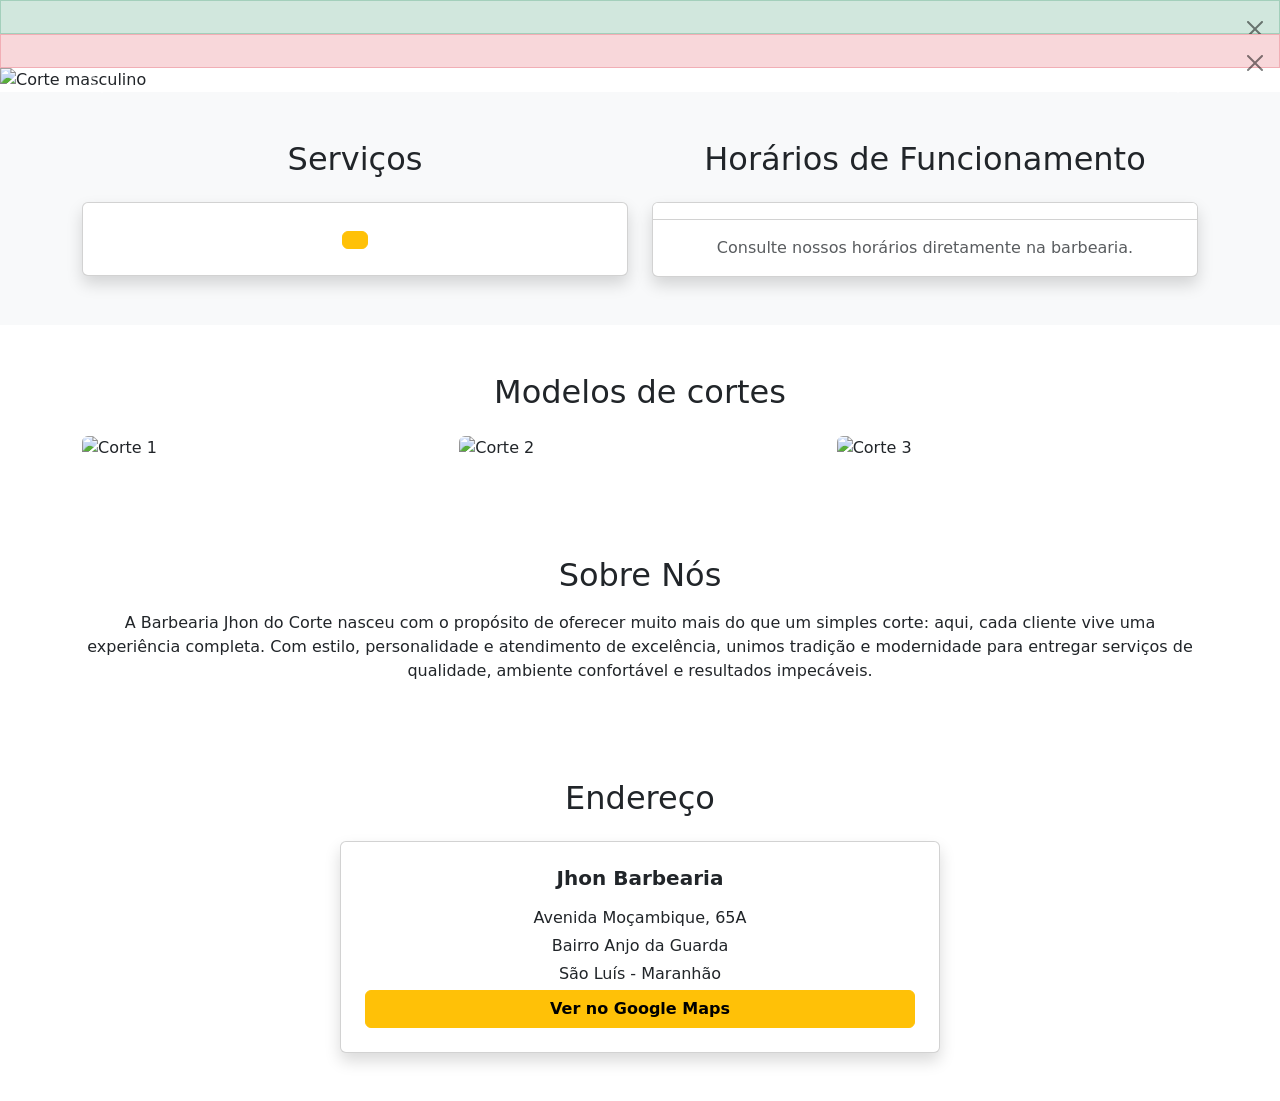
<file: src/main/resources/templates/index.html>
<!DOCTYPE html>
<html lang="pt-br" xmlns:th="http://www.thymeleaf.org">
<head>
    <link rel="icon" type="image/png" th:href="@{/image/logo-jhon-barbearia-2.png}">
    <meta charset="UTF-8">
    <meta name="viewport" content="width=device-width, initial-scale=1.0">
    <title>Jhon Barbearia</title>
    <link href="https://fonts.googleapis.com/css2?family=Poppins:wght@300;400;600;700&display=swap" rel="stylesheet">
    <link href="https://cdn.jsdelivr.net/npm/bootstrap@5.3.2/dist/css/bootstrap.min.css" rel="stylesheet">
    <link rel="stylesheet" th:href="@{/css/style.css}">
</head>
<body class="home-bg">

<div th:replace="~{fragments :: navbar}"></div>

<div th:if="${mensagemSucesso != null}" class="alert alert-success alert-dismissible fade show text-center fw-bold m-0" role="alert" style="border-radius: 0; z-index: 9999;">
    <span th:text="${mensagemSucesso}"></span>
    <button type="button" class="btn-close" data-bs-dismiss="alert" aria-label="Close"></button>
</div>
<div th:if="${erro != null}" class="alert alert-danger alert-dismissible fade show text-center fw-bold m-0" role="alert" style="border-radius: 0; z-index: 9999;">
    <span th:text="${erro}"></span>
    <button type="button" class="btn-close" data-bs-dismiss="alert" aria-label="Close"></button>
</div>

<header id="home">
    <div id="carouselExample" class="carousel slide" data-bs-ride="carousel">
        <div class="carousel-inner">
            <div class="carousel-item active">
                <img th:src="@{/image/corte-1.jpeg}" class="d-block w-100 hero-img" alt="Corte masculino">
            </div>
            <div class="carousel-item">
                <img th:src="@{/image/corte-3.jpeg}" class="d-block w-100 hero-img" alt="Modelo de corte">
            </div>
            <div class="carousel-item">
                <img th:src="@{/image/corte-4.jpeg}" class="d-block w-100 hero-img" alt="Corte finalizado">
            </div>
        </div>

        <div class="position-absolute bottom-0 start-50 translate-middle-x mb-4">
            <button class="btn btn-warning btn-lg px-4 fw-bold" data-bs-toggle="modal" data-bs-target="#modalAgendamento">
                Agendar Agora
            </button>
        </div>

        <button class="carousel-control-prev" type="button" data-bs-target="#carouselExample" data-bs-slide="prev" aria-label="Anterior">
            <span class="carousel-control-prev-icon"></span>
        </button>
        <button class="carousel-control-next" type="button" data-bs-target="#carouselExample" data-bs-slide="next" aria-label="Proximo">
            <span class="carousel-control-next-icon"></span>
        </button>
    </div>
</header>

<section id="servicos" class="py-5 bg-light">
    <div class="container">
        <div class="row g-4 justify-content-center">
            <div class="col-md-6">
                <h2 class="text-center mb-4">Serviços</h2>
                <div class="card p-4 shadow mx-auto service-card">
                    <div class="d-flex flex-column align-items-center gap-3">
                        <th:block th:each="servico : ${listaServicos}">
                            <button class="btn btn-warning w-100 py-2 fw-bold"
                                    th:text="${servico.nome} + ' - R$ ' + ${#numbers.formatDecimal(servico.preco, 1, 'POINT', 2, 'COMMA')}">
                            </button>
                        </th:block>
                    </div>
                </div>
            </div>

            <div id="horarios" class="col-md-6">
                <h2 class="text-center mb-4">Horários de Funcionamento</h2>
                <div class="card shadow horario-card">
                    <ul class="list-group list-group-flush" th:if="${!horariosFuncionamento.isEmpty()}">
                        <li class="list-group-item d-flex justify-content-between" th:each="entry : ${horariosFuncionamento}">
                            <span th:text="${entry.key}"></span>
                            <strong th:text="${entry.value}"></strong>
                        </li>
                    </ul>
                    <div class="card-body text-center" th:if="${horariosFuncionamento.isEmpty()}">
                        <p class="text-muted mb-0">Consulte nossos horários diretamente na barbearia.</p>
                    </div>
                </div>
            </div>
        </div>
    </div>
</section>

<section id="galeria" class="container py-5">
    <h2 class="text-center mb-4">Modelos de cortes</h2>
    <div class="row g-3">
        <div class="col-md-4"><img th:src="@{/image/corte-3.jpeg}" class="img-fluid rounded" alt="Corte 1"></div>
        <div class="col-md-4"><img th:src="@{/image/corte-4.jpeg}" class="img-fluid rounded" alt="Corte 2"></div>
        <div class="col-md-4"><img th:src="@{/image/corte-1.jpeg}" class="img-fluid rounded" alt="Corte 3"></div>
    </div>
</section>

<section id="sobre" class="container my-5">
    <h2 class="text-center mb-3">Sobre Nós</h2>
    <p class="text-center">A Barbearia Jhon do Corte nasceu com o propósito de oferecer muito mais do que um simples corte: aqui, cada cliente vive uma experiência completa. Com estilo, personalidade e atendimento de excelência, unimos tradição e modernidade para entregar serviços de qualidade, ambiente confortável e resultados impecáveis.</p>
</section>

<div class="modal fade" id="modalAgendamento" tabindex="-1">
    <div class="modal-dialog modal-lg">
        <div class="modal-content">
            <div class="modal-header">
                <h5 class="modal-title">Escolha seu Barbeiro</h5>
                <button class="btn-close" data-bs-dismiss="modal" aria-label="Fechar"></button>
            </div>
            <div class="modal-body">
                <div class="row g-4 justify-content-center">
                    <div class="col-md-5 text-center" th:each="barbeiro : ${listaBarbeiros}">
                        <img th:src="@{'/' + ${barbeiro.foto}}" width="140" height="140" class="rounded-circle mb-2" style="object-fit:cover" alt="Barbeiro">
                        <h5 class="fw-bold" th:text="${barbeiro.nome}">Nome do Barbeiro</h5>
                        <p class="text-muted" th:text="${barbeiro.especialidade}">Especialidade</p>
                        <a th:href="@{/agendamento(barbeiroId=${barbeiro.id})}" class="btn btn-warning w-100">
                            Agendar com <span th:text="${barbeiro.nome}"></span>
                        </a>
                    </div>
                </div>
            </div>
        </div>
    </div>
</div>

<section id="endereco" class="py-5">
    <div class="container">
        <h2 class="text-center mb-4">Endereço</h2>
        <div class="card p-4 shadow mx-auto text-center" style="max-width: 600px;">
            <h5 class="fw-bold mb-3">Jhon Barbearia</h5>
            <p class="mb-1">Avenida Moçambique, 65A</p>
            <p class="mb-1">Bairro Anjo da Guarda</p>
            <p class="mb-1">São Luís - Maranhão</p>
            <a href="https://maps.app.goo.gl/peshB2hqDgWtC8VdA" class="btn btn-warning fw-bold" target="_blank" rel="noopener">
                Ver no Google Maps
            </a>
        </div>
    </div>
</section>

<div th:replace="~{fragments :: footer}"></div>
<script src="https://cdn.jsdelivr.net/npm/bootstrap@5.3.2/dist/js/bootstrap.bundle.min.js"></script>
</body>
</html>
</file>
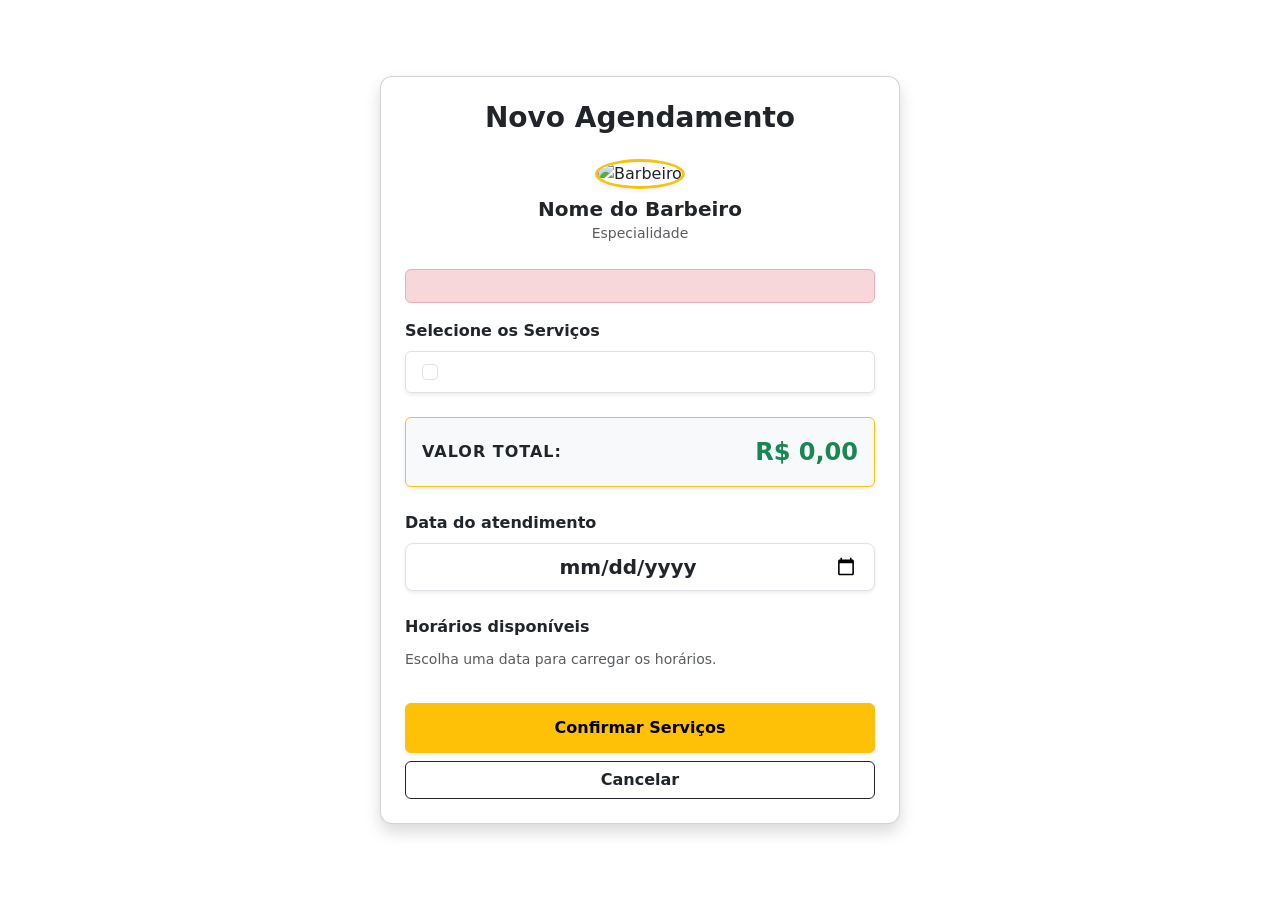
<file: src/main/resources/templates/agendamento.html>
<!DOCTYPE html>
<html lang="pt-br" xmlns:th="http://www.thymeleaf.org">
<head>
    <link rel="icon" type="image/png" th:href="@{/image/logo-jhon-barbearia-2.png}">
    <meta charset="UTF-8">
    <meta name="viewport" content="width=device-width, initial-scale=1.0">
    <title>Agendamento | Jhon Barbearia</title>
    <link href="https://cdn.jsdelivr.net/npm/bootstrap@5.3.2/dist/css/bootstrap.min.css" rel="stylesheet">
    <link rel="stylesheet" th:href="@{/css/style.css}">
</head>
<body class="agendamento-bg d-flex flex-column" style="min-height: 100vh;">

<div th:replace="~{fragments :: navbar}"></div>

<main class="flex-grow-1 d-flex justify-content-center align-items-center py-5">
    <div class="card shadow p-4" style="max-width: 520px; width: 100%; border-radius: 12px;">
        <h3 class="text-center fw-bold mb-4">Novo Agendamento</h3>

        <div class="text-center mb-4">
            <img th:src="@{'/' + ${barbeiro.foto}}" width="110" height="110" class="rounded-circle mb-2 shadow-sm" style="object-fit:cover; border: 3px solid #f1c40f;" alt="Barbeiro">
            <h5 class="fw-bold m-0" th:text="${barbeiro.nome}">Nome do Barbeiro</h5>
            <small class="text-muted" th:text="${barbeiro.especialidade}">Especialidade</small>
        </div>

        <div th:if="${mensagemErro != null}" class="alert alert-danger text-center fw-bold" role="alert">
            <span th:text="${mensagemErro}"></span>
        </div>

        <form th:action="@{/agendamento/salvar}" method="post" id="formAgendamento">
            <input type="hidden" th:name="${_csrf.parameterName}" th:value="${_csrf.token}">
            <input type="hidden" name="barbeiroId" id="barbeiroId" th:value="${barbeiro.id}">
            <input type="hidden" name="hora" id="horaSelecionada">

            <div class="mb-4">
                <label class="form-label fw-bold">Selecione os Serviços</label>
                <div class="list-group shadow-sm">
                    <label class="list-group-item d-flex justify-content-between align-items-center" th:each="servico : ${listaServicos}" style="cursor: pointer;">
                        <div>
                            <input class="form-check-input me-2 servico-checkbox" type="checkbox" name="servicosIds"
                                   th:value="${servico.id}" th:data-preco="${servico.preco}">
                            <span class="fw-semibold" th:text="${servico.nome}"></span>
                        </div>
                        <span class="badge bg-dark rounded-pill" th:text="'R$ ' + ${#numbers.formatDecimal(servico.preco, 1, 'POINT', 2, 'COMMA')}"></span>
                    </label>
                </div>
            </div>

            <div class="d-flex justify-content-between align-items-center mb-4 p-3 bg-light rounded shadow-sm border border-warning">
                <span class="fw-bold text-uppercase" style="letter-spacing: 1px;">Valor Total:</span>
                <span class="fw-bold fs-4 text-success" id="valorTotalTexto">R$ 0,00</span>
            </div>

            <div class="mb-4">
                <label class="form-label fw-bold">Data do atendimento</label>
                <input type="date" name="data" id="dataAgendamento" class="form-control form-control-lg text-center fw-bold shadow-sm" required>
            </div>

            <div class="mb-4">
                <label class="form-label fw-bold">Horários disponíveis</label>
                <div id="horariosDisponiveis" class="horarios-grid">
                    <span class="text-muted small">Escolha uma data para carregar os horários.</span>
                </div>
            </div>

            <button type="submit" class="btn btn-warning w-100 fw-bold mt-2 shadow-sm" style="height: 50px;">Confirmar Serviços</button>
            <a href="/" class="btn btn-outline-dark w-100 mt-2 fw-bold">Cancelar</a>
        </form>
    </div>
</main>

<div th:replace="~{fragments :: footer}"></div>
<script src="https://cdn.jsdelivr.net/npm/bootstrap@5.3.2/dist/js/bootstrap.bundle.min.js"></script>
<script>
    document.addEventListener('DOMContentLoaded', function() {
        const checkboxes = document.querySelectorAll('.servico-checkbox');
        const valorTotalTexto = document.getElementById('valorTotalTexto');
        const form = document.getElementById('formAgendamento');
        const dataInput = document.getElementById('dataAgendamento');
        const barbeiroId = document.getElementById('barbeiroId').value;
        const horariosDiv = document.getElementById('horariosDisponiveis');
        const horaSelecionada = document.getElementById('horaSelecionada');

        function calcularTotal() {
            let total = 0;
            let marcados = 0;
            checkboxes.forEach(box => {
                if (box.checked) {
                    total += parseFloat(box.getAttribute('data-preco'));
                    marcados++;
                }
            });

            valorTotalTexto.innerText = 'R$ ' + total.toLocaleString('pt-BR', {minimumFractionDigits: 2, maximumFractionDigits: 2});
            return marcados;
        }

        function selecionarHorario(botao, horario) {
            document.querySelectorAll('.horario-btn').forEach(btn => btn.classList.remove('active'));
            botao.classList.add('active');
            horaSelecionada.value = horario;
        }

        async function carregarHorarios() {
            horaSelecionada.value = '';
            horariosDiv.innerHTML = '<span class="text-muted small">Carregando horários...</span>';

            const resposta = await fetch(`/api/agendamentos/horarios-disponiveis?barbeiroId=${barbeiroId}&data=${dataInput.value}`);
            const horarios = await resposta.json();
            horariosDiv.innerHTML = '';

            if (horarios.length === 0) {
                horariosDiv.innerHTML = '<span class="text-danger small fw-bold">Nenhum horário disponível para esta data.</span>';
                return;
            }

            horarios.forEach(horario => {
                const botao = document.createElement('button');
                botao.type = 'button';
                botao.className = 'btn btn-outline-dark horario-btn';
                botao.textContent = horario;
                botao.addEventListener('click', () => selecionarHorario(botao, horario));
                horariosDiv.appendChild(botao);
            });
        }

        checkboxes.forEach(box => box.addEventListener('change', calcularTotal));
        dataInput.addEventListener('change', carregarHorarios);

        // Validacao final do front; a regra principal continua no Java.
        form.addEventListener('submit', function(e) {
            if (calcularTotal() === 0) {
                e.preventDefault();
                alert('Por favor, selecione pelo menos um serviço antes de confirmar.');
                return;
            }
            if (!horaSelecionada.value) {
                e.preventDefault();
                alert('Escolha um horário disponível antes de confirmar.');
            }
        });
    });
</script>
</body>
</html>
</file>
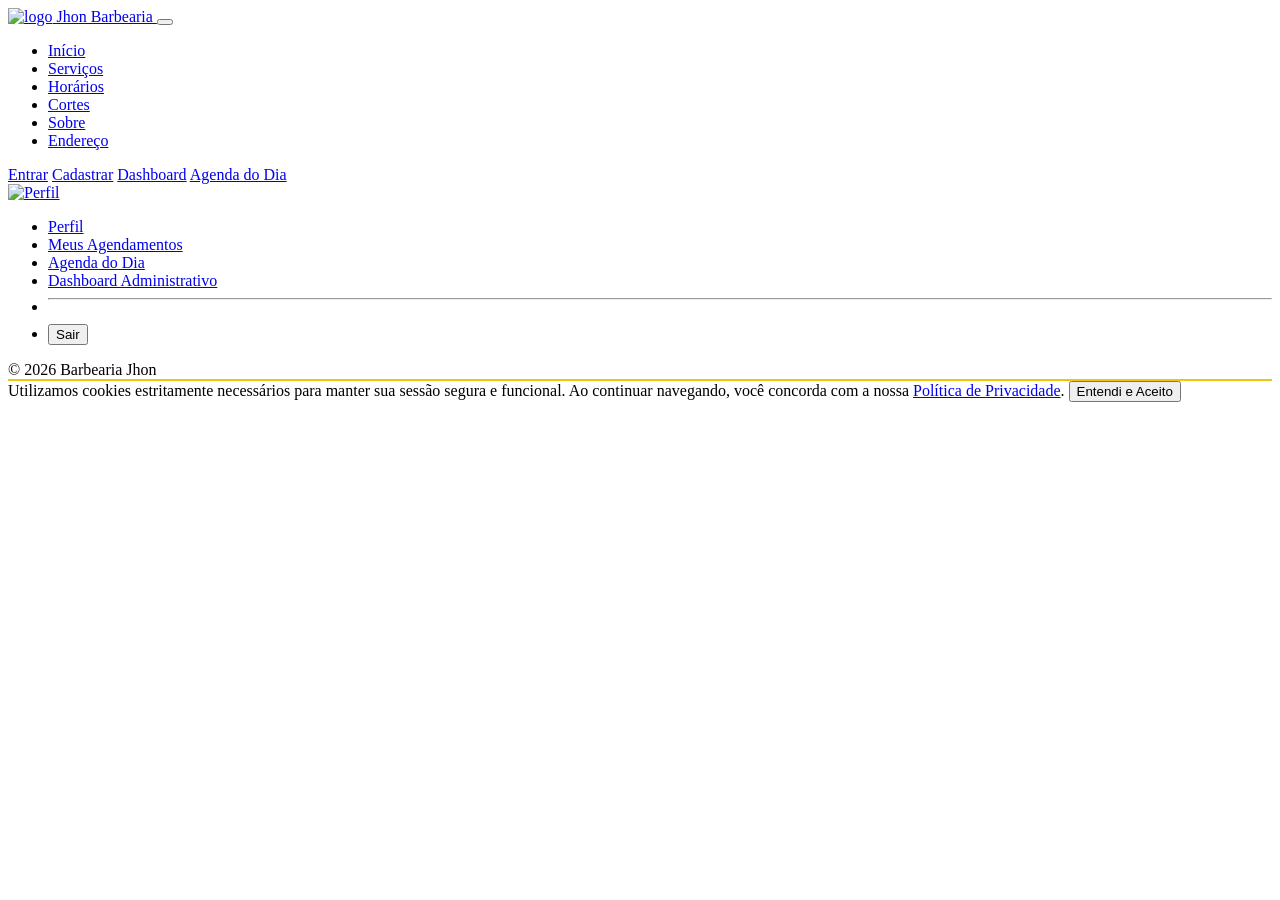
<file: src/main/resources/templates/fragments.html>
<!DOCTYPE html>
<html lang="pt-br" xmlns:th="http://www.thymeleaf.org">
<body>

<nav th:fragment="navbar" class="navbar navbar-expand-lg navbar-dark bg-dark fixed-top shadow">
    <div class="container">
        <a class="navbar-brand fw-bold d-flex align-items-center" href="/">
            <img th:src="@{/image/logo-jhon-barbearia-2.png}" alt="logo">
            Jhon Barbearia
        </a>

        <button class="navbar-toggler" type="button" data-bs-toggle="collapse" data-bs-target="#navbarMenu" aria-label="Abrir menu">
            <span class="navbar-toggler-icon"></span>
        </button>

        <div class="collapse navbar-collapse" id="navbarMenu">
            <ul class="navbar-nav me-auto mb-2 mb-lg-0">
                <li class="nav-item"><a class="nav-link" href="/#home">Início</a></li>
                <li class="nav-item"><a class="nav-link" href="/#servicos">Serviços</a></li>
                <li class="nav-item"><a class="nav-link" href="/#horarios">Horários</a></li>
                <li class="nav-item"><a class="nav-link" href="/#galeria">Cortes</a></li>
                <li class="nav-item"><a class="nav-link" href="/#sobre">Sobre</a></li>
                <li class="nav-item"><a class="nav-link" href="/#endereco">Endereço</a></li>
            </ul>

            <div class="d-flex align-items-center gap-2">
                <th:block th:if="${session.usuarioLogado == null}">
                    <a href="/login" class="btn btn-outline-warning fw-bold">Entrar</a>
                    <a href="/cadastro" class="btn btn-warning fw-bold">Cadastrar</a>
                </th:block>

                <th:block th:if="${session.usuarioLogado != null}">
                    <a th:if="${session.usuarioLogado.admin}" href="/admin" class="btn btn-warning fw-bold">Dashboard</a>
                    <a th:if="${session.usuarioLogado.equipe and !session.usuarioLogado.admin}" href="/gestao/agenda" class="btn btn-outline-warning fw-bold">Agenda do Dia</a>
                    <span class="text-white fw-bold" th:text="'Olá, ' + ${#strings.arraySplit(session.usuarioLogado.nome, ' ')[0]} + '!'"></span>
                    <div class="dropdown">
                        <a class="nav-link dropdown-toggle d-flex align-items-center" href="#" id="userMenu" data-bs-toggle="dropdown">
                            <img th:src="@{/image/logo-jhon-barbearia-2.png}" alt="Perfil" width="40" height="40" class="rounded-circle border border-warning bg-light" style="object-fit: cover;">
                        </a>
                        <ul class="dropdown-menu dropdown-menu-end">
                            <li><a class="dropdown-item" href="/perfil">Perfil</a></li>
                            <li><a class="dropdown-item" href="/meus-agendamentos">Meus Agendamentos</a></li>
                            <li th:if="${session.usuarioLogado.equipe}"><a class="dropdown-item" href="/gestao/agenda">Agenda do Dia</a></li>
                            <li th:if="${session.usuarioLogado.admin}"><a class="dropdown-item" href="/admin">Dashboard Administrativo</a></li>
                            <li><hr class="dropdown-divider"></li>
                            <li>
                                <form th:action="@{/sair}" method="post" class="px-3">
                                    <input type="hidden" th:name="${_csrf.parameterName}" th:value="${_csrf.token}">
                                    <button type="submit" class="dropdown-item text-danger fw-bold p-0">Sair</button>
                                </form>
                            </li>
                        </ul>
                    </div>
                </th:block>
            </div>
        </div>
    </div>
</nav>

<footer th:fragment="footer" class="text-center p-3 bg-dark text-light mt-auto position-relative">
    © 2026 Barbearia Jhon
    
    <!-- Cookie Banner -->
    <div id="cookieBanner" class="position-fixed bottom-0 start-0 w-100 bg-dark text-white p-3 text-center d-none" style="z-index: 1050; border-top: 2px solid #f1c40f;">
        <div class="container d-flex flex-column flex-md-row align-items-center justify-content-center gap-3">
            <span class="small">Utilizamos cookies estritamente necessários para manter sua sessão segura e funcional. Ao continuar navegando, você concorda com a nossa <a href="/privacidade" class="text-warning text-decoration-none fw-bold">Política de Privacidade</a>.</span>
            <button id="btnAceitarCookies" class="btn btn-warning btn-sm fw-bold px-4">Entendi e Aceito</button>
        </div>
    </div>
    
    <script>
        document.addEventListener("DOMContentLoaded", function() {
            if (!localStorage.getItem('cookiesAceitos')) {
                document.getElementById('cookieBanner').classList.remove('d-none');
            }
            const btnCookies = document.getElementById('btnAceitarCookies');
            if (btnCookies) {
                btnCookies.addEventListener('click', function() {
                    localStorage.setItem('cookiesAceitos', 'true');
                    document.getElementById('cookieBanner').classList.add('d-none');
                });
            }
        });
    </script>
</footer>

</body>
</html>
</file>
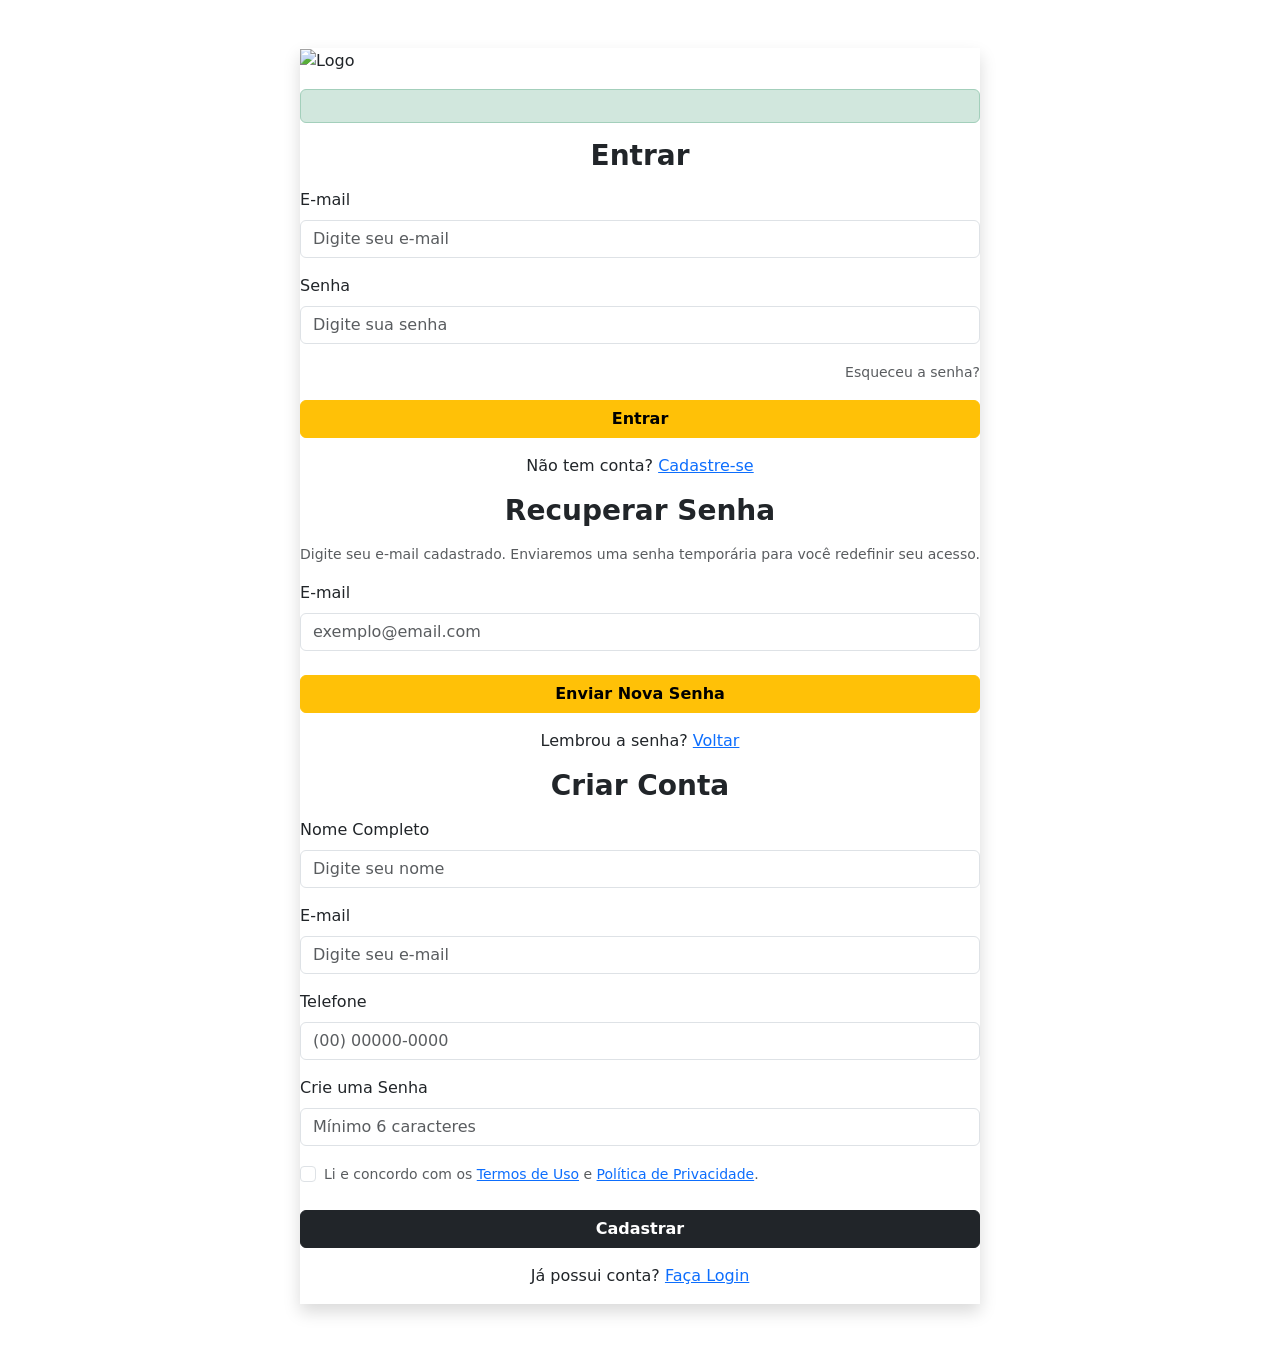
<file: src/main/resources/templates/login.html>
<!DOCTYPE html>
<html lang="pt-br" xmlns:th="http://www.thymeleaf.org">
<head>
    <link rel="icon" type="image/png" th:href="@{/image/logo-jhon-barbearia-2.png}">
    <meta charset="UTF-8">
    <meta name="viewport" content="width=device-width, initial-scale=1.0">
    <title>Acesso | Barbearia Jhon do Corte</title>
    <link href="https://cdn.jsdelivr.net/npm/bootstrap@5.3.2/dist/css/bootstrap.min.css" rel="stylesheet">
    <link rel="stylesheet" th:href="@{/css/style.css}">
</head>
<body id="pagina-login" class="login-bg d-flex flex-column" style="min-height: 100vh;" th:data-abrir-cadastro="${abrirAbaCadastro != null}">

<div th:replace="~{fragments :: navbar}"></div>

<div class="flex-grow-1 d-flex justify-content-center align-items-center py-5">
    <div class="login-card shadow">
        <img th:src="@{/image/logo-jhon-barbearia-2.png}" class="logo-login" alt="Logo">

        <p th:if="${erro != null}" th:text="${erro}" class="text-danger text-center fw-bold"></p>
        <p th:if="${sucesso != null}" th:text="${sucesso}" class="text-center fw-bold alert alert-success alert-dismissible fade show"></p>

        <div id="section-login" class="form-section active">
            <h3 class="text-center fw-bold mb-3">Entrar</h3>
            <form th:action="@{/login}" method="post">
                <input type="hidden" th:name="${_csrf.parameterName}" th:value="${_csrf.token}">
                <div class="mb-3">
                    <label class="form-label">E-mail</label>
                    <input type="email" name="email" class="form-control" placeholder="Digite seu e-mail" required>
                </div>
                <div class="mb-3">
                    <label class="form-label">Senha</label>
                    <input type="password" name="senha" class="form-control" placeholder="Digite sua senha" required>
                </div>
                <div class="text-end mb-2">
                    <a href="#" onclick="alternarTelas('recuperar')" class="text-muted text-decoration-none"><small>Esqueceu a senha?</small></a>
                </div>
                <button type="submit" class="btn btn-warning w-100 fw-bold mt-2">Entrar</button>
                <p class="text-center mt-3">Não tem conta? <a href="#" onclick="alternarTelas('cadastro')">Cadastre-se</a></p>
            </form>
        </div>

        <div id="section-recuperar" class="form-section">
            <h3 class="text-center fw-bold mb-3">Recuperar Senha</h3>
            <p class="text-center text-muted small">Digite seu e-mail cadastrado. Enviaremos uma senha temporária para você redefinir seu acesso.</p>
            <form th:action="@{/recuperar-senha}" method="post">
                <input type="hidden" th:name="${_csrf.parameterName}" th:value="${_csrf.token}">
                <div class="mb-3">
                    <label class="form-label">E-mail</label>
                    <input type="email" name="email" class="form-control" placeholder="exemplo@email.com" required>
                </div>
                <button type="submit" class="btn btn-warning w-100 fw-bold mt-2">Enviar Nova Senha</button>
                <p class="text-center mt-3">Lembrou a senha? <a href="#" onclick="alternarTelas('login')">Voltar</a></p>
            </form>
        </div>

        <div id="section-cadastro" class="form-section">
            <h3 class="text-center fw-bold mb-3">Criar Conta</h3>
            <form th:action="@{/cadastro}" method="post">
                <input type="hidden" th:name="${_csrf.parameterName}" th:value="${_csrf.token}">
                <div class="mb-3">
                    <label class="form-label">Nome Completo</label>
                    <input type="text" name="nome" class="form-control" placeholder="Digite seu nome" required>
                </div>
                <div class="mb-3">
                    <label class="form-label">E-mail</label>
                    <input type="email" name="email" class="form-control" placeholder="Digite seu e-mail" required>
                </div>
                <div class="mb-3">
                    <label class="form-label">Telefone</label>
                    <input type="text" name="telefone" class="form-control" placeholder="(00) 00000-0000">
                </div>
                <div class="mb-3">
                    <label class="form-label">Crie uma Senha</label>
                    <input type="password" name="senha" class="form-control" placeholder="Mínimo 6 caracteres" required minlength="6">
                </div>
                <div class="mb-3 form-check">
                    <input type="checkbox" class="form-check-input" id="termos" required>
                    <label class="form-check-label text-muted small" for="termos">
                        Li e concordo com os <a href="/termos" target="_blank">Termos de Uso</a> e <a href="/privacidade" target="_blank">Política de Privacidade</a>.
                    </label>
                </div>
                <button type="submit" class="btn btn-dark w-100 fw-bold mt-2">Cadastrar</button>
                <p class="text-center mt-3">Já possui conta? <a href="#" onclick="alternarTelas('login')">Faça Login</a></p>
            </form>
        </div>
    </div>
</div>

<div th:replace="~{fragments :: footer}"></div>
<script src="https://cdn.jsdelivr.net/npm/bootstrap@5.3.2/dist/js/bootstrap.bundle.min.js"></script>
<script th:src="@{/js/script.js}"></script>
</body>
</html>
</file>
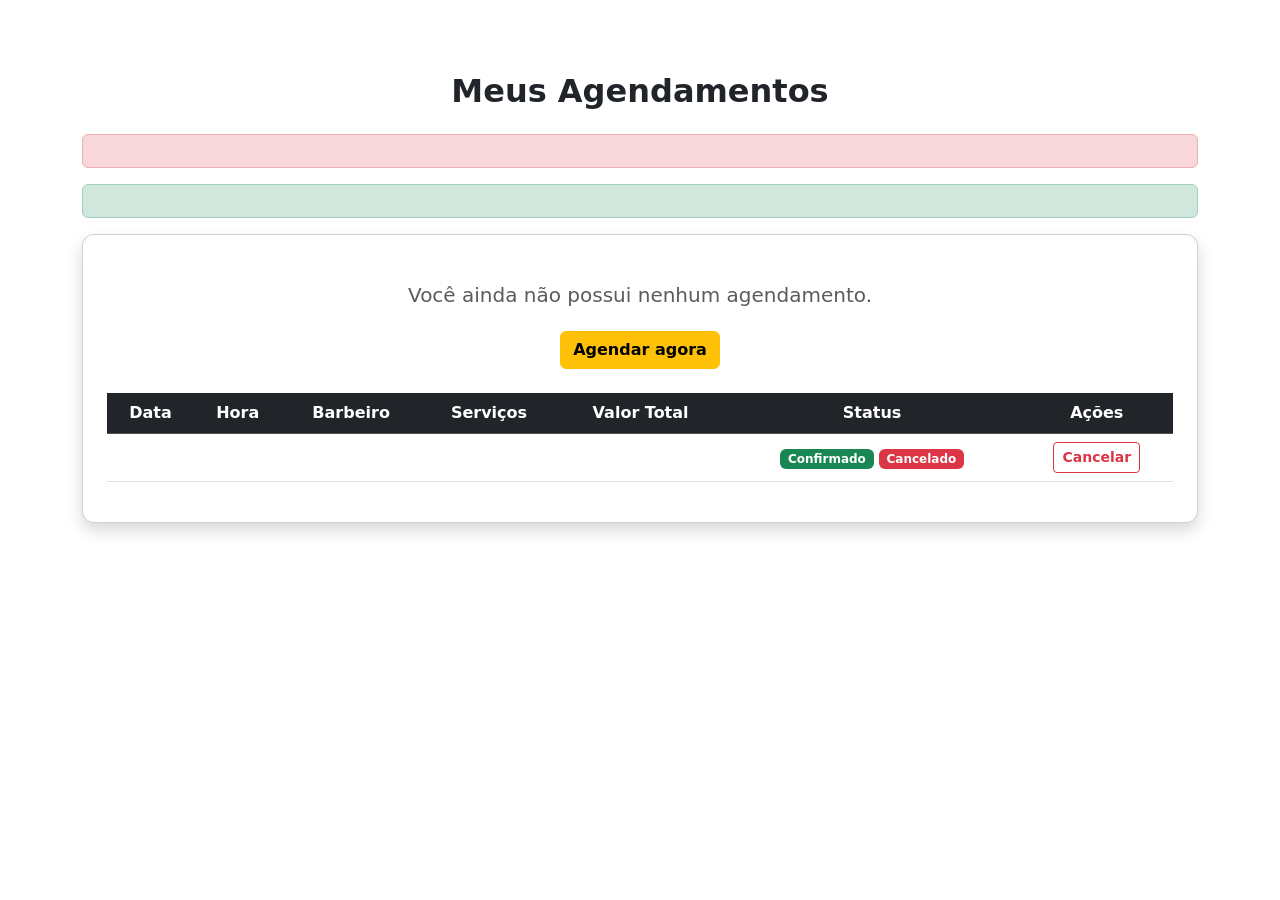
<file: src/main/resources/templates/meus-agendamentos.html>
<!DOCTYPE html>
<html lang="pt-br" xmlns:th="http://www.thymeleaf.org">
<head>
    <link rel="icon" type="image/png" th:href="@{/image/logo-jhon-barbearia-2.png}">
    <meta charset="UTF-8">
    <meta name="viewport" content="width=device-width, initial-scale=1.0">
    <title>Meus Agendamentos | Jhon Barbearia</title>
    <link href="https://cdn.jsdelivr.net/npm/bootstrap@5.3.2/dist/css/bootstrap.min.css" rel="stylesheet">
    <link rel="stylesheet" th:href="@{/css/style.css}">
</head>
<body class="agendamento-bg d-flex flex-column" style="min-height: 100vh;">

<div th:replace="~{fragments :: navbar}"></div>

<main class="flex-grow-1 container py-5 mt-4">
    <h2 class="text-center fw-bold mb-4">Meus Agendamentos</h2>

    <p th:if="${erro != null}" th:text="${erro}" class="alert alert-danger text-center fw-bold"></p>
    <p th:if="${sucesso != null}" th:text="${sucesso}" class="alert alert-success text-center fw-bold"></p>

    <div class="card shadow p-4" style="border-radius: 12px; position: relative; z-index: 1;">
        <div th:if="${#lists.isEmpty(meusAgendamentos)}" class="text-center py-4">
            <h5 class="text-muted">Você ainda não possui nenhum agendamento.</h5>
            <a href="/#home" class="btn btn-warning mt-3 fw-bold">Agendar agora</a>
        </div>

        <div th:if="${!#lists.isEmpty(meusAgendamentos)}" class="table-responsive">
            <table class="table table-hover align-middle text-center">
                <thead class="table-dark">
                <tr>
                    <th>Data</th>
                    <th>Hora</th>
                    <th>Barbeiro</th>
                    <th>Serviços</th>
                    <th>Valor Total</th>
                    <th>Status</th>
                    <th>Ações</th>
                </tr>
                </thead>
                <tbody>
                <tr th:each="agendamento : ${meusAgendamentos}">
                    <td class="fw-bold text-secondary" th:text="${#temporals.format(agendamento.dataHora, 'dd/MM/yyyy')}"></td>
                    <td class="fw-bold" th:text="${#temporals.format(agendamento.dataHora, 'HH:mm')}"></td>
                    <td th:text="${agendamento.barbeiro.nome}"></td>
                    <td>
                        <span th:each="servico : ${agendamento.servicos}" class="badge bg-light text-dark border me-1" th:text="${servico.nome}"></span>
                    </td>
                    <td class="fw-bold text-success" th:text="'R$ ' + ${#numbers.formatDecimal(agendamento.valorTotal, 1, 'POINT', 2, 'COMMA')}"></td>
                    <td>
                        <span class="badge bg-success" th:if="${agendamento.status == 'Agendado'}">Confirmado</span>
                        <span class="badge bg-danger" th:if="${agendamento.status == 'Cancelado'}">Cancelado</span>
                    </td>
                    <td>
                        <form th:if="${agendamento.status == 'Agendado'}" th:action="@{/meus-agendamentos/cancelar}" method="post">
                            <input type="hidden" th:name="${_csrf.parameterName}" th:value="${_csrf.token}">
                            <input type="hidden" name="agendamentoId" th:value="${agendamento.id}">
                            <button class="btn btn-sm btn-outline-danger fw-bold" type="submit">Cancelar</button>
                        </form>
                    </td>
                </tr>
                </tbody>
            </table>
        </div>
    </div>
</main>

<div th:replace="~{fragments :: footer}"></div>
<script src="https://cdn.jsdelivr.net/npm/bootstrap@5.3.2/dist/js/bootstrap.bundle.min.js"></script>
</body>
</html>
</file>
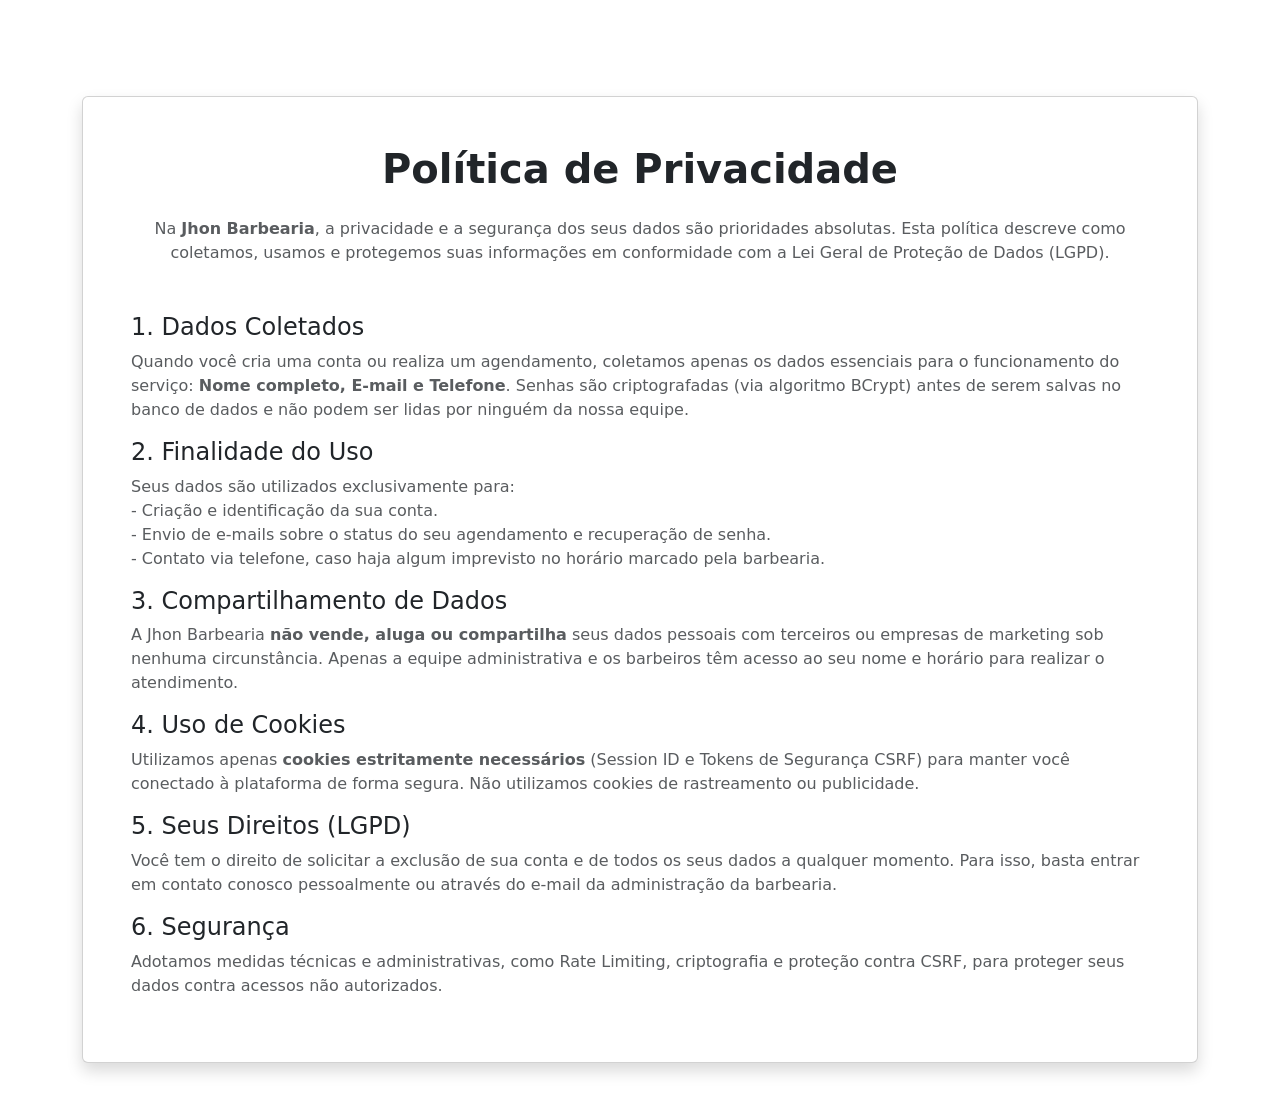
<file: src/main/resources/templates/privacidade.html>
<!DOCTYPE html>
<html lang="pt-br" xmlns:th="http://www.thymeleaf.org">
<head>
    <link rel="icon" type="image/png" th:href="@{/image/logo-jhon-barbearia-2.png}">
    <meta charset="UTF-8">
    <meta name="viewport" content="width=device-width, initial-scale=1.0">
    <title>Política de Privacidade | Jhon Barbearia</title>
    <link href="https://cdn.jsdelivr.net/npm/bootstrap@5.3.2/dist/css/bootstrap.min.css" rel="stylesheet">
    <link rel="stylesheet" th:href="@{/css/style.css}">
</head>
<body class="d-flex flex-column" style="min-height: 100vh;">

<div th:replace="~{fragments :: navbar}"></div>

<main class="container py-5 mt-5 flex-grow-1">
    <div class="card shadow p-4 p-md-5">
        <h1 class="fw-bold mb-4 text-center">Política de Privacidade</h1>
        
        <p class="text-muted text-center mb-5">Na <strong>Jhon Barbearia</strong>, a privacidade e a segurança dos seus dados são prioridades absolutas. Esta política descreve como coletamos, usamos e protegemos suas informações em conformidade com a Lei Geral de Proteção de Dados (LGPD).</p>

        <h4>1. Dados Coletados</h4>
        <p class="text-muted">Quando você cria uma conta ou realiza um agendamento, coletamos apenas os dados essenciais para o funcionamento do serviço: <strong>Nome completo, E-mail e Telefone</strong>. Senhas são criptografadas (via algoritmo BCrypt) antes de serem salvas no banco de dados e não podem ser lidas por ninguém da nossa equipe.</p>

        <h4>2. Finalidade do Uso</h4>
        <p class="text-muted">Seus dados são utilizados exclusivamente para:<br>
        - Criação e identificação da sua conta.<br>
        - Envio de e-mails sobre o status do seu agendamento e recuperação de senha.<br>
        - Contato via telefone, caso haja algum imprevisto no horário marcado pela barbearia.</p>

        <h4>3. Compartilhamento de Dados</h4>
        <p class="text-muted">A Jhon Barbearia <strong>não vende, aluga ou compartilha</strong> seus dados pessoais com terceiros ou empresas de marketing sob nenhuma circunstância. Apenas a equipe administrativa e os barbeiros têm acesso ao seu nome e horário para realizar o atendimento.</p>

        <h4>4. Uso de Cookies</h4>
        <p class="text-muted">Utilizamos apenas <strong>cookies estritamente necessários</strong> (Session ID e Tokens de Segurança CSRF) para manter você conectado à plataforma de forma segura. Não utilizamos cookies de rastreamento ou publicidade.</p>

        <h4>5. Seus Direitos (LGPD)</h4>
        <p class="text-muted">Você tem o direito de solicitar a exclusão de sua conta e de todos os seus dados a qualquer momento. Para isso, basta entrar em contato conosco pessoalmente ou através do e-mail da administração da barbearia.</p>

        <h4>6. Segurança</h4>
        <p class="text-muted">Adotamos medidas técnicas e administrativas, como Rate Limiting, criptografia e proteção contra CSRF, para proteger seus dados contra acessos não autorizados.</p>
    </div>
</main>

<div th:replace="~{fragments :: footer}"></div>
<script src="https://cdn.jsdelivr.net/npm/bootstrap@5.3.2/dist/js/bootstrap.bundle.min.js"></script>
</body>
</html>
</file>
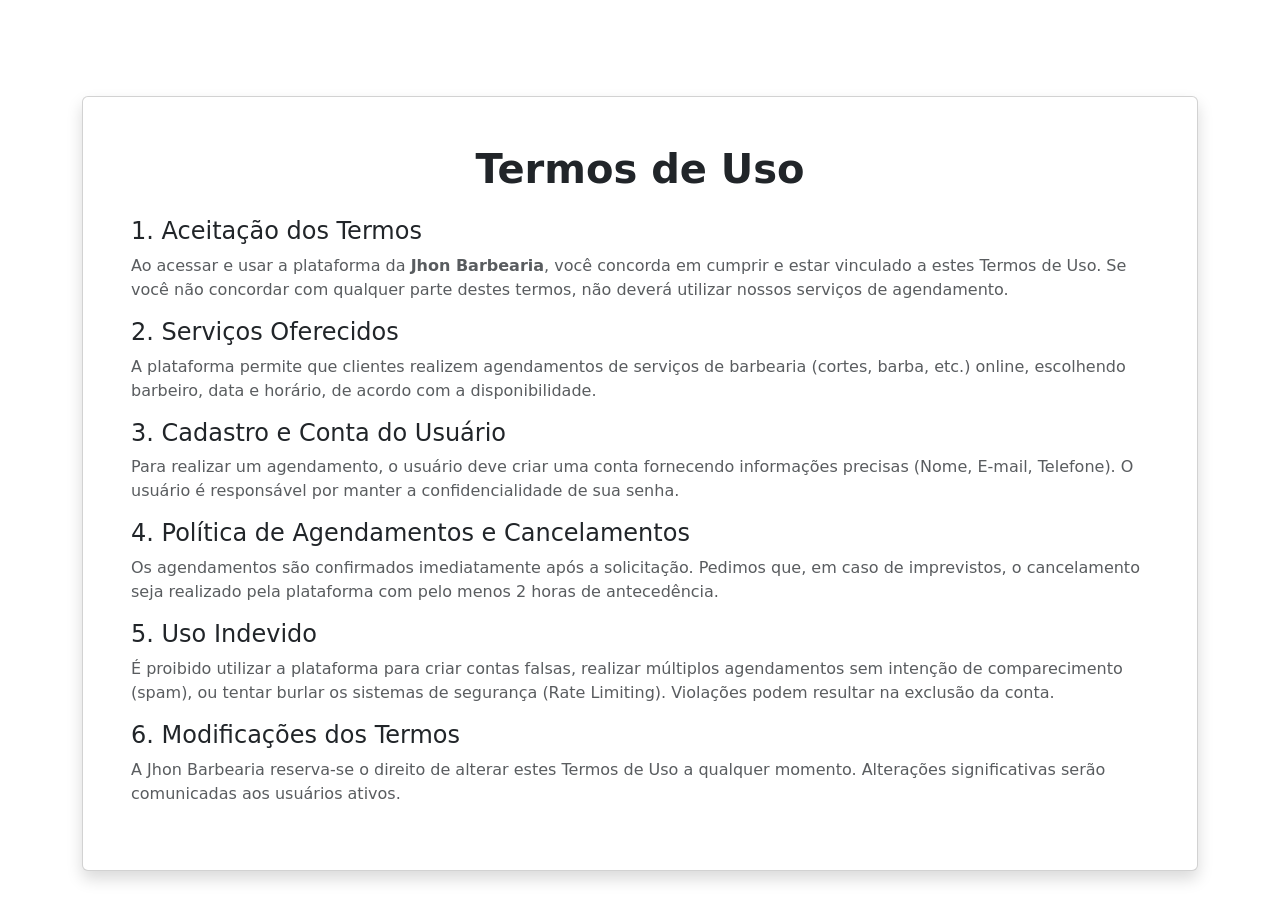
<file: src/main/resources/templates/termos.html>
<!DOCTYPE html>
<html lang="pt-br" xmlns:th="http://www.thymeleaf.org">
<head>
    <link rel="icon" type="image/png" th:href="@{/image/logo-jhon-barbearia-2.png}">
    <meta charset="UTF-8">
    <meta name="viewport" content="width=device-width, initial-scale=1.0">
    <title>Termos de Uso | Jhon Barbearia</title>
    <link href="https://cdn.jsdelivr.net/npm/bootstrap@5.3.2/dist/css/bootstrap.min.css" rel="stylesheet">
    <link rel="stylesheet" th:href="@{/css/style.css}">
</head>
<body class="d-flex flex-column" style="min-height: 100vh;">

<div th:replace="~{fragments :: navbar}"></div>

<main class="container py-5 mt-5 flex-grow-1">
    <div class="card shadow p-4 p-md-5">
        <h1 class="fw-bold mb-4 text-center">Termos de Uso</h1>
        
        <h4>1. Aceitação dos Termos</h4>
        <p class="text-muted">Ao acessar e usar a plataforma da <strong>Jhon Barbearia</strong>, você concorda em cumprir e estar vinculado a estes Termos de Uso. Se você não concordar com qualquer parte destes termos, não deverá utilizar nossos serviços de agendamento.</p>

        <h4>2. Serviços Oferecidos</h4>
        <p class="text-muted">A plataforma permite que clientes realizem agendamentos de serviços de barbearia (cortes, barba, etc.) online, escolhendo barbeiro, data e horário, de acordo com a disponibilidade.</p>

        <h4>3. Cadastro e Conta do Usuário</h4>
        <p class="text-muted">Para realizar um agendamento, o usuário deve criar uma conta fornecendo informações precisas (Nome, E-mail, Telefone). O usuário é responsável por manter a confidencialidade de sua senha.</p>

        <h4>4. Política de Agendamentos e Cancelamentos</h4>
        <p class="text-muted">Os agendamentos são confirmados imediatamente após a solicitação. Pedimos que, em caso de imprevistos, o cancelamento seja realizado pela plataforma com pelo menos 2 horas de antecedência.</p>

        <h4>5. Uso Indevido</h4>
        <p class="text-muted">É proibido utilizar a plataforma para criar contas falsas, realizar múltiplos agendamentos sem intenção de comparecimento (spam), ou tentar burlar os sistemas de segurança (Rate Limiting). Violações podem resultar na exclusão da conta.</p>

        <h4>6. Modificações dos Termos</h4>
        <p class="text-muted">A Jhon Barbearia reserva-se o direito de alterar estes Termos de Uso a qualquer momento. Alterações significativas serão comunicadas aos usuários ativos.</p>
    </div>
</main>

<div th:replace="~{fragments :: footer}"></div>
<script src="https://cdn.jsdelivr.net/npm/bootstrap@5.3.2/dist/js/bootstrap.bundle.min.js"></script>
</body>
</html>
</file>
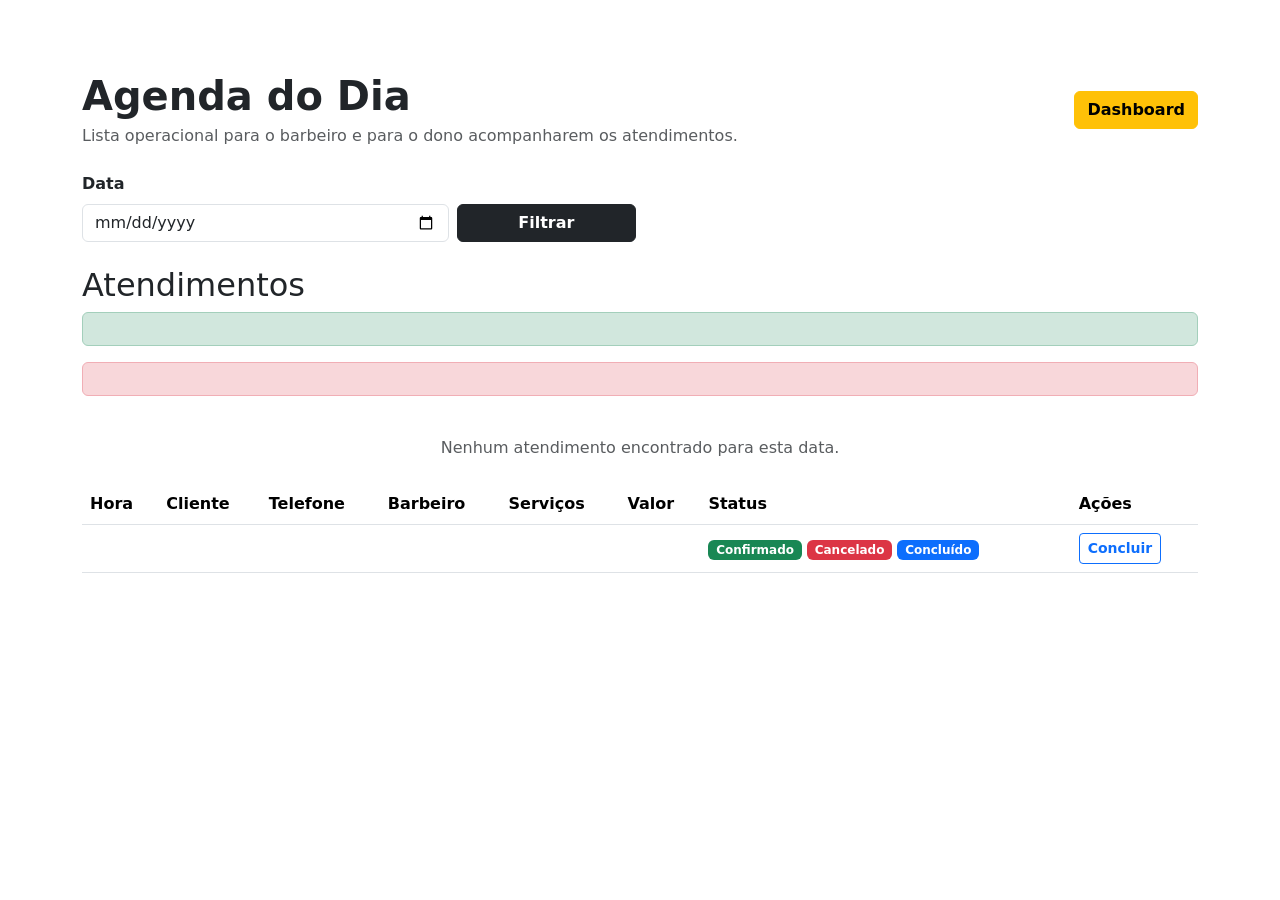
<file: src/main/resources/templates/gestao/agenda.html>
<!DOCTYPE html>
<html lang="pt-br" xmlns:th="http://www.thymeleaf.org">
<head>
    <link rel="icon" type="image/png" th:href="@{/image/logo-jhon-barbearia-2.png}">
    <meta charset="UTF-8">
    <meta name="viewport" content="width=device-width, initial-scale=1.0">
    <title>Agenda do Dia | Jhon Barbearia</title>
    <link href="https://cdn.jsdelivr.net/npm/bootstrap@5.3.2/dist/css/bootstrap.min.css" rel="stylesheet">
    <link rel="stylesheet" th:href="@{/css/style.css}">
</head>
<body class="admin-bg d-flex flex-column" style="min-height: 100vh;">

<div th:replace="~{fragments :: navbar}"></div>

<main class="container py-5 mt-4">
    <div class="admin-shell mx-auto">
        <div class="d-flex flex-wrap justify-content-between align-items-center gap-3 mb-4">
            <div>
                <h1 class="fw-bold mb-1">Agenda do Dia</h1>
                <p class="text-muted mb-0">Lista operacional para o barbeiro e para o dono acompanharem os atendimentos.</p>
            </div>
            <a th:if="${session.usuarioLogado.admin}" href="/admin" class="btn btn-warning fw-bold">Dashboard</a>
        </div>

        <form th:action="@{/gestao/agenda}" method="get" class="admin-panel mb-4">
            <div class="row g-2 align-items-end">
                <div class="col-md-4">
                    <label class="form-label fw-bold">Data</label>
                    <input type="date" name="data" class="form-control" th:value="${dataSelecionada}">
                </div>
                <div class="col-md-2">
                    <button class="btn btn-dark w-100 fw-bold" type="submit">Filtrar</button>
                </div>
            </div>
        </form>

        <section class="admin-panel">
            <h2 th:text="'Atendimentos de ' + ${#temporals.format(dataSelecionada, 'dd/MM/yyyy')}">Atendimentos</h2>
            <p th:if="${sucesso != null}" th:text="${sucesso}" class="alert alert-success fw-bold"></p>
            <p th:if="${erro != null}" th:text="${erro}" class="alert alert-danger fw-bold"></p>
            <div th:if="${#lists.isEmpty(agendamentos)}" class="text-center text-muted py-4">
                Nenhum atendimento encontrado para esta data.
            </div>
            <div th:if="${!#lists.isEmpty(agendamentos)}" class="table-responsive">
                <table class="table align-middle">
                    <thead>
                    <tr>
                        <th>Hora</th>
                        <th>Cliente</th>
                        <th>Telefone</th>
                        <th>Barbeiro</th>
                        <th>Serviços</th>
                        <th>Valor</th>
                        <th>Status</th>
                        <th>Ações</th>
                    </tr>
                    </thead>
                    <tbody>
                    <tr th:each="agendamento : ${agendamentos}">
                        <td class="fw-bold" th:text="${#temporals.format(agendamento.dataHora, 'HH:mm')}"></td>
                        <td th:text="${agendamento.cliente.nome}"></td>
                        <td th:text="${agendamento.cliente.telefone}"></td>
                        <td th:text="${agendamento.barbeiro.nome}"></td>
                        <td><span th:each="servico : ${agendamento.servicos}" class="badge bg-light text-dark border me-1" th:text="${servico.nome}"></span></td>
                        <td th:text="'R$ ' + ${#numbers.formatDecimal(agendamento.valorTotal, 1, 'POINT', 2, 'COMMA')}"></td>
                        <td>
                            <span class="badge bg-success" th:if="${agendamento.status == 'Agendado'}">Confirmado</span>
                            <span class="badge bg-danger" th:if="${agendamento.status == 'Cancelado'}">Cancelado</span>
                            <span class="badge bg-primary" th:if="${agendamento.status == 'Concluido'}">Concluído</span>
                        </td>
                        <td>
                            <form th:if="${agendamento.status == 'Agendado'}" th:action="@{/gestao/agenda/concluir}" method="post" style="display:inline;">
                                <input type="hidden" th:name="${_csrf.parameterName}" th:value="${_csrf.token}">
                                <input type="hidden" name="agendamentoId" th:value="${agendamento.id}">
                                <input type="hidden" name="data" th:value="${dataSelecionada}">
                                <button class="btn btn-sm btn-outline-primary fw-bold" type="submit">Concluir</button>
                            </form>
                        </td>
                    </tr>
                    </tbody>
                </table>
            </div>
        </section>
    </div>
</main>

<div th:replace="~{fragments :: footer}"></div>
<script src="https://cdn.jsdelivr.net/npm/bootstrap@5.3.2/dist/js/bootstrap.bundle.min.js"></script>
</body>
</html>
</file>
